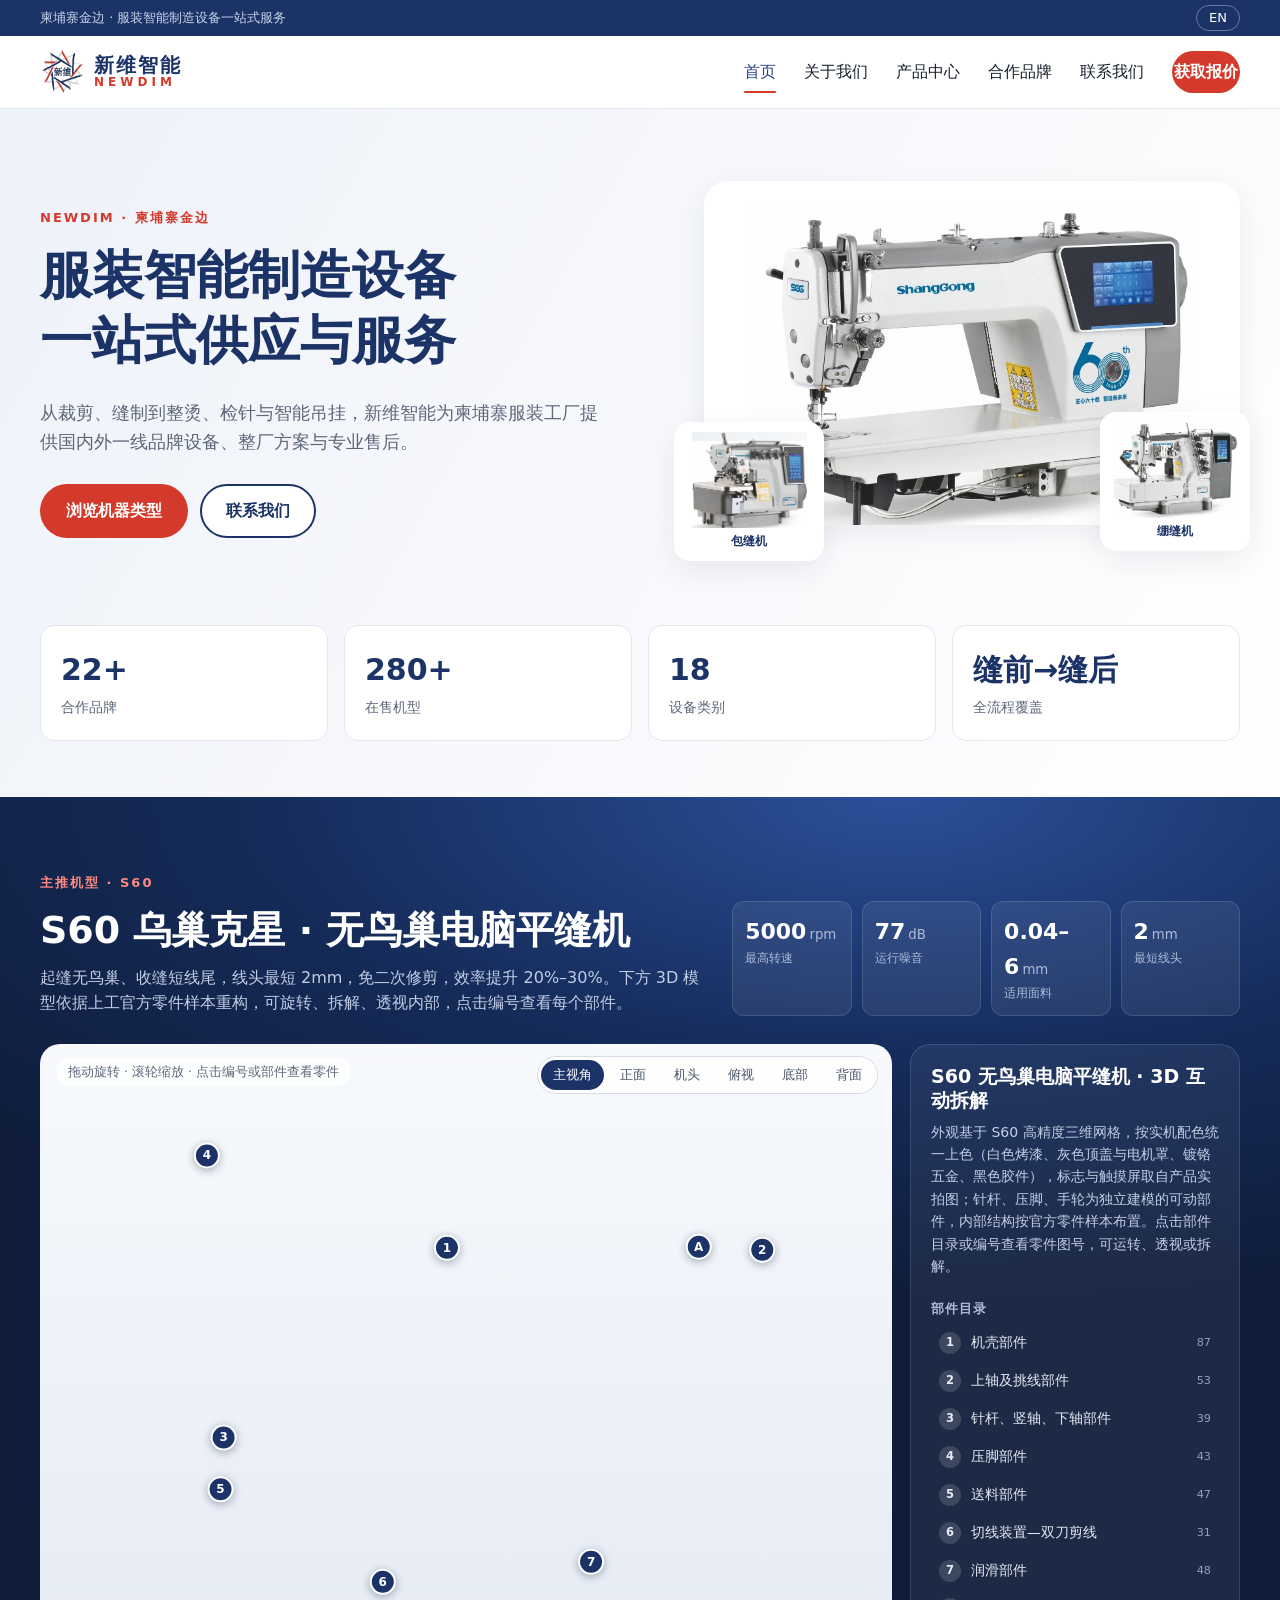
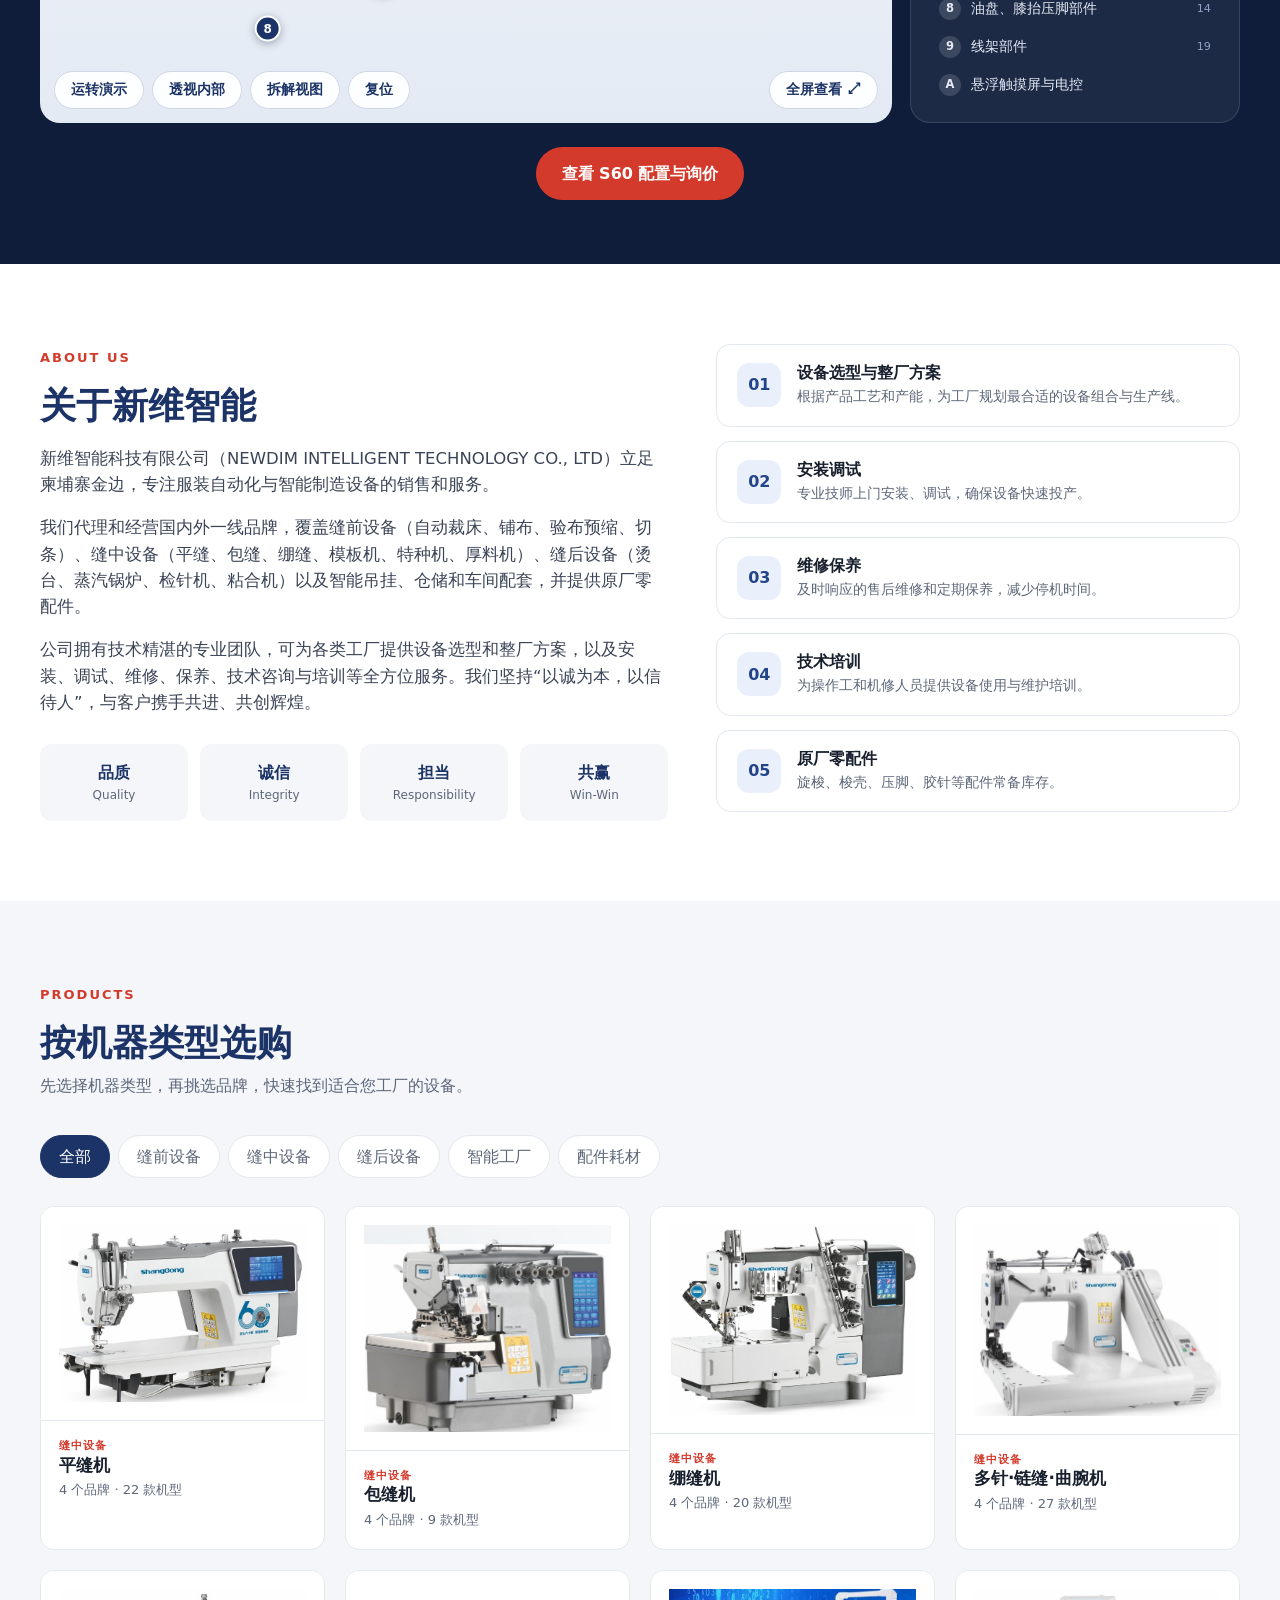
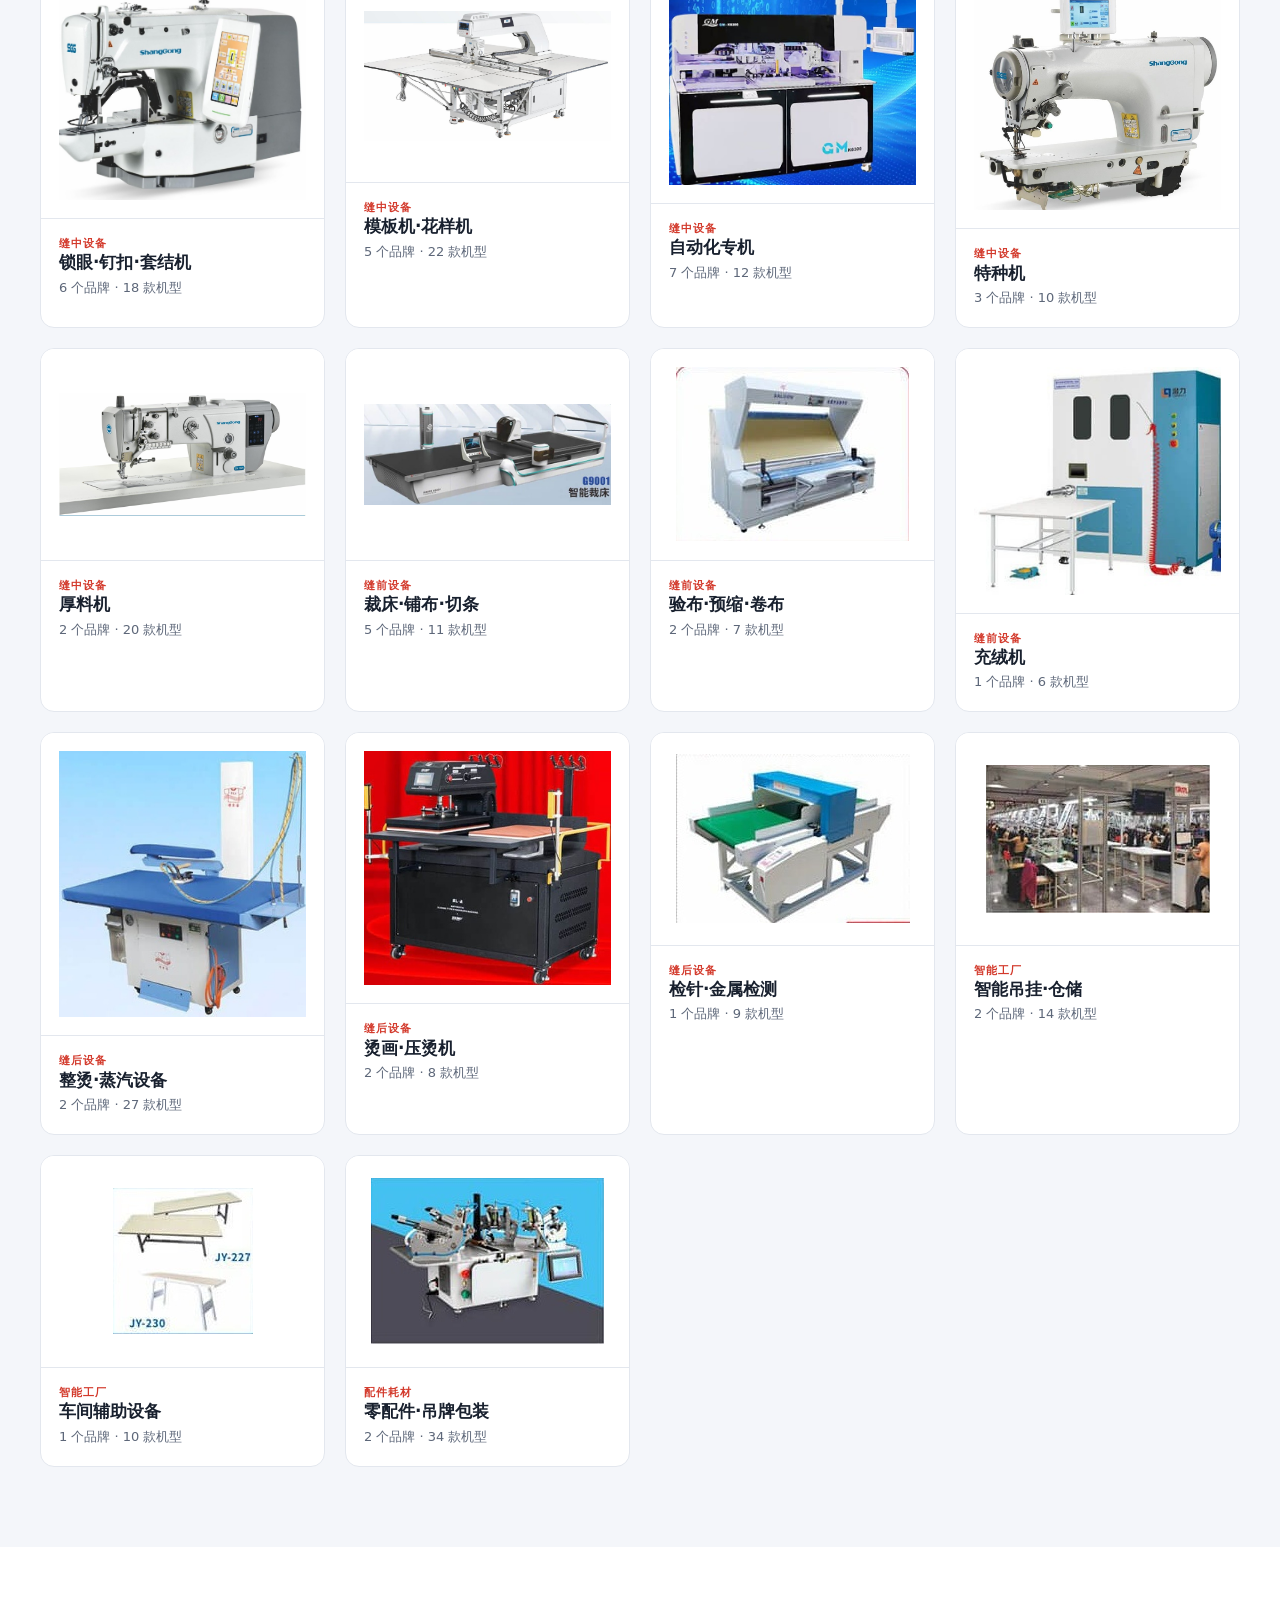
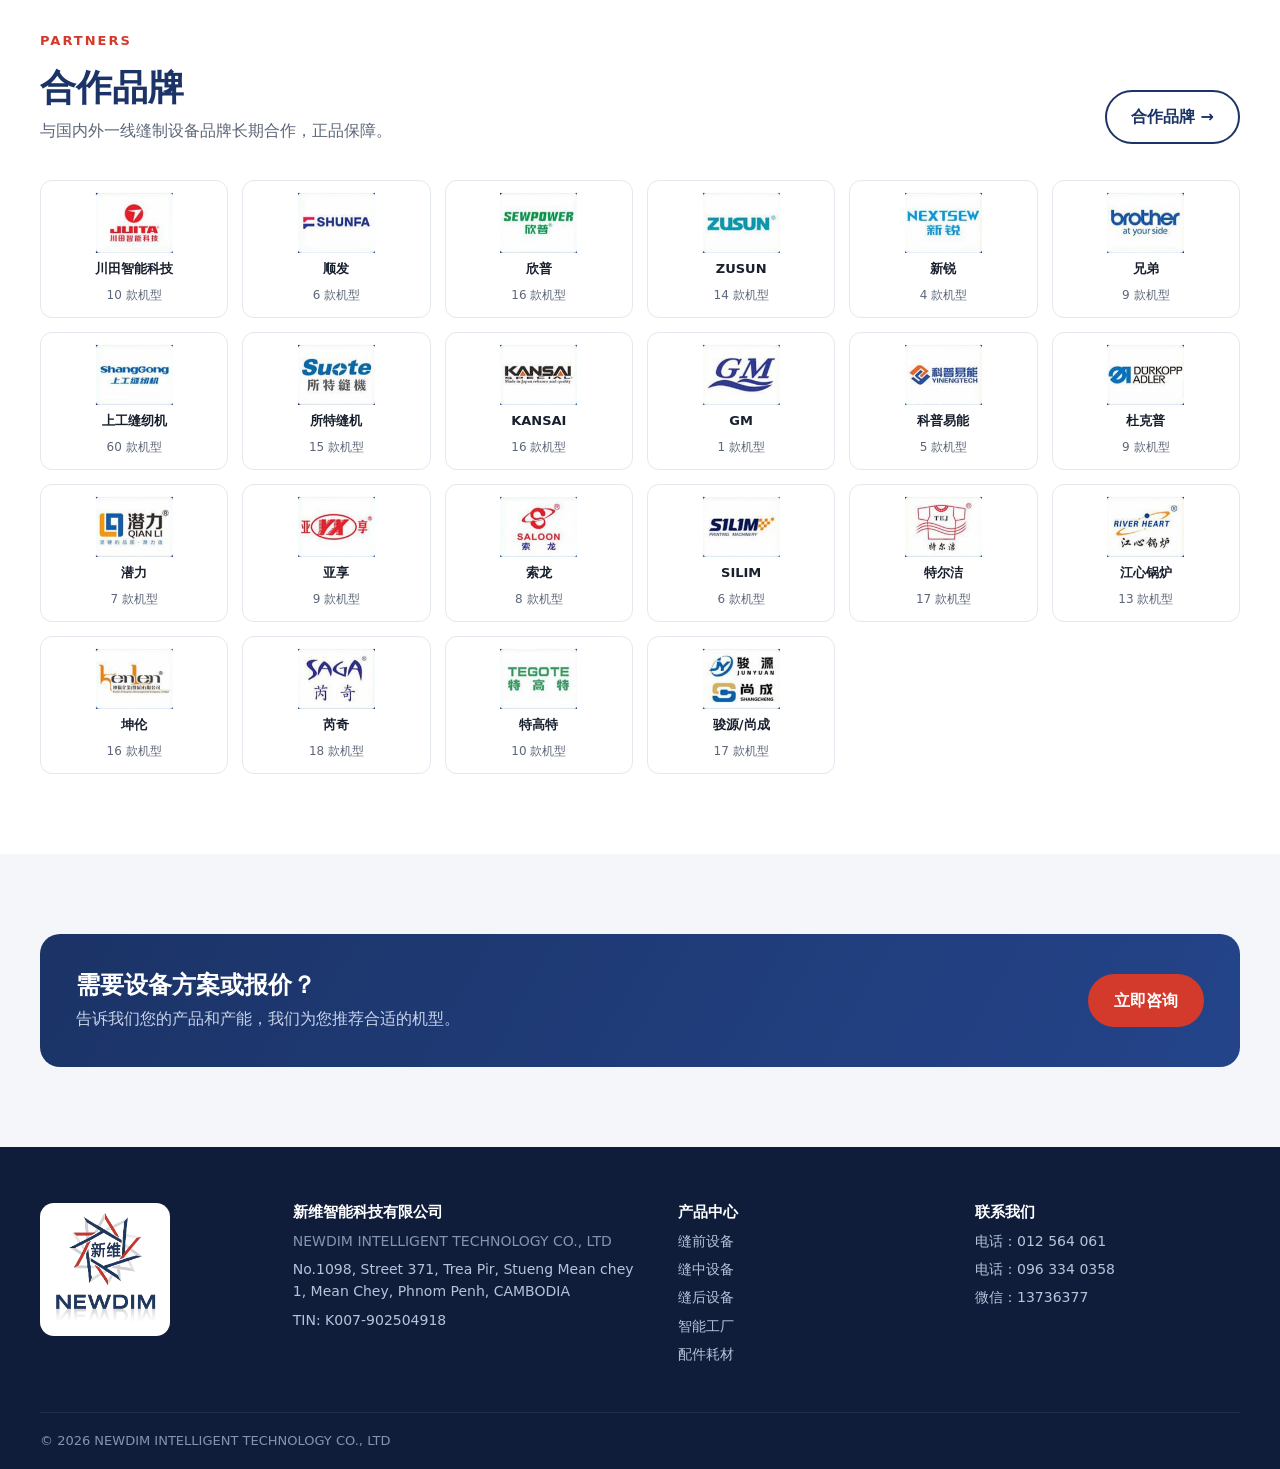
<file: index.html>
<!doctype html>
<html lang="zh-CN">
<head>
<meta charset="utf-8">
<meta name="viewport" content="width=device-width, initial-scale=1">
<title>新维智能 NEWDIM | 服装智能制造设备</title>
<meta name="description" content="新维智能科技有限公司（NEWDIM INTELLIGENT TECHNOLOGY CO., LTD），位于柬埔寨金边，提供缝前、缝中、缝后及智能工厂全套服装设备与服务。">
<link rel="icon" href="assets/favicon.png">
<link rel="stylesheet" href="styles.css">
</head>
<body>
<div class="topbar">
  <div class="wrap topbar-in">
    <span data-i18n="topbar"></span>
    <button class="lang" id="lang" type="button">EN</button>
  </div>
</div>
<header class="header">
  <div class="wrap header-in">
    <a href="#/" class="brand">
      <img src="assets/logo-mark.png" alt="" width="44" height="44">
      <span class="brand-text"><b>新维智能</b><small>NEWDIM</small></span>
    </a>
    <button class="menu-btn" id="menuBtn" type="button" aria-label="Menu"><span></span><span></span><span></span></button>
    <nav class="nav" id="nav">
      <a href="#/" data-i18n="nav_home"></a>
      <a href="#/about" data-i18n="nav_about"></a>
      <a href="#/products" data-i18n="nav_products"></a>
      <a href="#/brands" data-i18n="nav_brands"></a>
      <a href="#/contact" data-i18n="nav_contact"></a>
      <a href="#/contact" class="btn btn-red nav-cta" data-i18n="quote"></a>
    </nav>
  </div>
</header>

<main id="app"></main>

<footer class="footer">
  <div class="wrap footer-in">
    <div>
      <img src="assets/logo.png" alt="NEWDIM" class="footer-logo">
    </div>
    <div>
      <h4 data-i18n="company"></h4>
      <p class="muted">NEWDIM INTELLIGENT TECHNOLOGY CO., LTD</p>
      <p id="footAddr"></p>
      <p>TIN: K007-902504918</p>
    </div>
    <div>
      <h4 data-i18n="nav_products"></h4>
      <ul class="foot-links" id="footCats"></ul>
    </div>
    <div>
      <h4 data-i18n="nav_contact"></h4>
      <ul class="foot-links" id="footContact"></ul>
    </div>
  </div>
  <div class="wrap copyright">© <span id="year"></span> NEWDIM INTELLIGENT TECHNOLOGY CO., LTD</div>
</footer>

<script src="data.js"></script>
<script src="app.js"></script>
</body>
</html>
</file>
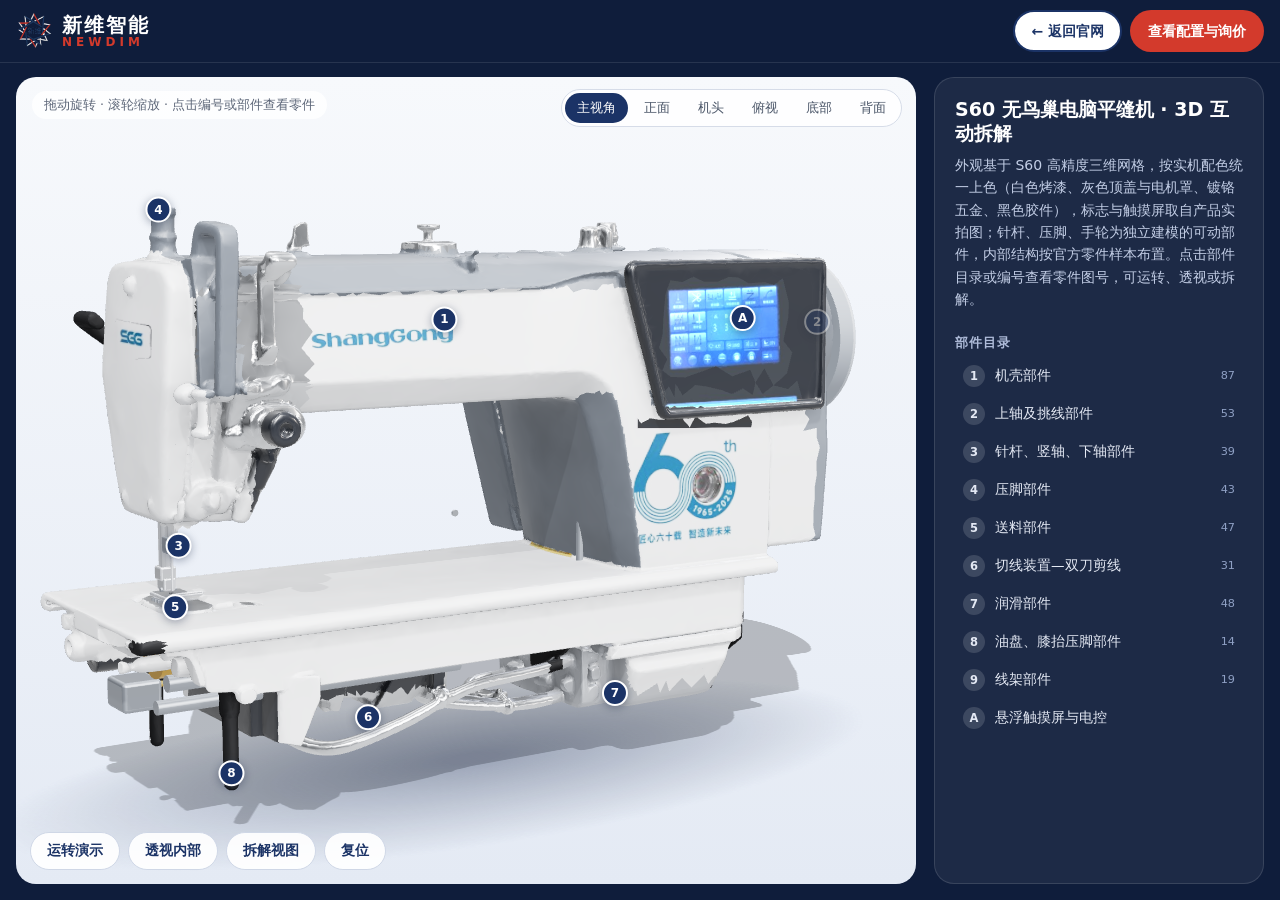
<file: s60.html>
<!doctype html>
<html lang="zh-CN">
<head>
<meta charset="utf-8">
<meta name="viewport" content="width=device-width, initial-scale=1">
<title>S60 3D 展示 | 新维智能 NEWDIM</title>
<meta name="description" content="上工 S60 无鸟巢电脑平缝机 3D 互动模型：旋转、透视内部、拆解查看各部件与零件图号。">
<link rel="icon" href="assets/favicon.png">
<link rel="stylesheet" href="styles.css">
<style>
  html, body { height: 100%; }
  body { background: #0f1d3b; color: #fff; display: flex; flex-direction: column; }
  .viewer-bar { display: flex; align-items: center; justify-content: space-between; gap: 12px; padding: 10px 16px; background: #0f1d3b; border-bottom: 1px solid rgba(255,255,255,.1); }
  .viewer-bar a.brand b { color: #fff; }
  .viewer-bar .right { display: flex; gap: 8px; align-items: center; }
  .viewer-bar .btn { padding: 8px 16px; font-size: 14px; }
  .viewer-main { flex: 1; min-height: 0; padding: 14px 16px 16px; }
  .viewer-main .s60 { height: 100%; min-height: 0; }
  .viewer-main .s60-stage { min-height: 0; height: 100%; }
  .ref-overlay { position: absolute; inset: 0; background: url(assets/s60-ref.png) center / contain no-repeat; opacity: .45; pointer-events: none; display: none; }
  .ref-on .ref-overlay { display: block; }
  @media (max-width: 1024px) { .viewer-main .s60-stage { height: 62vh; } .viewer-main .s60 { height: auto; } }
</style>

</head>
<body>
  <header class="viewer-bar">
    <a href="index.html#/" class="brand"><img src="assets/logo-mark.png" alt="" width="36" height="36"><span class="brand-text"><b>新维智能</b><small>NEWDIM</small></span></a>
    <div class="right">
      <a class="btn btn-line" id="back" href="index.html#/">← 返回官网</a>
      <a class="btn btn-red" id="buy" href="index.html#/g/lockstitch/shanggong/shanggong-s60pm-w-pbn">查看配置与询价</a>
    </div>
  </header>
  <main class="viewer-main"><div class="s60" id="s60"></div></main>
<script src="s60-3d.bundle.js"></script>
<script>
  const mount = window.NEWDIM_S60.mount;
  let lang = "zh";
  try { lang = localStorage.getItem("newdim-lang") || "zh"; } catch (e) {}
  if (lang === "en") {
    document.documentElement.lang = "en";
    document.getElementById("back").textContent = "← Back to site";
    document.getElementById("buy").textContent = "Configure & Get a Quote";
  }
  const q = new URLSearchParams(location.search);
  const debug = q.has("debug");
  const api = mount(document.getElementById("s60"), lang, { debug, embedded: q.has("embedded") });
  if (debug) {
    // 对照模式：?debug 打开；按 R 叠加/取消产品实拍图
    window.s60 = api;
    const st = document.querySelector(".s60-stage");
    st.insertAdjacentHTML("beforeend", '<div class="ref-overlay"></div>');
    if (q.has("ref")) st.classList.add("ref-on");
    addEventListener("keydown", e => { if (e.key === "r") st.classList.toggle("ref-on"); });
  }
</script>
</body>
</html>
</file>
<file: styles.css>
:root {
  --navy: #1b3366;
  --navy-2: #24448a;
  --red: #d33a2c;
  --ink: #18202e;
  --muted: #5d6779;
  --line: #e3e7ee;
  --bg: #f4f6fa;
  --white: #fff;
  --radius: 14px;
  --shadow: 0 10px 30px rgba(20, 35, 70, .08);
  --font: "Inter", "Segoe UI", "PingFang SC", "Microsoft YaHei", "Noto Sans SC", system-ui, sans-serif;
}
* { box-sizing: border-box; }
html { scroll-behavior: smooth; }
body { margin: 0; font-family: var(--font); color: var(--ink); background: var(--white); line-height: 1.6; -webkit-font-smoothing: antialiased; }
img { max-width: 100%; display: block; }
a { color: inherit; text-decoration: none; }
h1, h2, h3, h4 { line-height: 1.25; margin: 0 0 .5em; }
p { margin: 0 0 1em; }
.wrap { width: min(1200px, 100% - 32px); margin-inline: auto; }
.muted { color: var(--muted); }

/* 顶栏 + 导航 */
.topbar { background: var(--navy); color: #c9d4ea; font-size: 13px; }
.topbar-in { display: flex; justify-content: space-between; align-items: center; gap: 12px; min-height: 36px; }
.topbar-in span { overflow: hidden; text-overflow: ellipsis; white-space: nowrap; }
.lang { background: transparent; border: 1px solid rgba(255,255,255,.35); color: #fff; border-radius: 99px; padding: 2px 12px; font: inherit; cursor: pointer; flex: none; }
.lang:hover { background: rgba(255,255,255,.12); }
.header { position: sticky; top: 0; z-index: 50; background: rgba(255,255,255,.96); backdrop-filter: blur(8px); border-bottom: 1px solid var(--line); }
.header-in { display: flex; align-items: center; justify-content: space-between; min-height: 72px; }
.brand { display: flex; align-items: center; gap: 10px; }
.brand-text { display: flex; flex-direction: column; line-height: 1.1; }
.brand-text b { font-size: 20px; color: var(--navy); letter-spacing: 2px; }
.brand-text small { font-size: 12px; font-weight: 700; letter-spacing: 4px; color: var(--red); }
.nav { display: flex; align-items: center; gap: 28px; font-weight: 500; }
.nav a { position: relative; padding: 6px 0; }
.nav a:not(.btn).active, .nav a:not(.btn):hover { color: var(--navy-2); }
.nav a:not(.btn).active::after { content: ""; position: absolute; left: 0; right: 0; bottom: -2px; height: 2px; background: var(--red); border-radius: 2px; }
.menu-btn { display: none; background: none; border: 0; padding: 8px; cursor: pointer; }
.menu-btn span { display: block; width: 22px; height: 2px; background: var(--ink); margin: 5px 0; }

/* 按钮 */
.btn { display: inline-flex; align-items: center; justify-content: center; gap: 8px; padding: 12px 24px; border-radius: 99px; font-weight: 600; border: 2px solid transparent; transition: .2s; cursor: pointer; font: inherit; font-weight: 600; }
.btn-red { background: var(--red); color: #fff; }
.btn-red:hover { background: #b92e22; }
.btn-line { border-color: var(--navy); color: var(--navy); background: #fff; }
.btn-line:hover { background: var(--navy); color: #fff; }
.nav-cta { padding: 9px 20px; }

/* 首屏 */
.hero { background: linear-gradient(120deg, #eef2f9 0%, #f8f9fc 55%, #fff 100%); overflow: hidden; }
.hero-in { display: grid; grid-template-columns: 1.05fr 1fr; gap: 40px; align-items: center; padding: 72px 0 64px; }
.eyebrow { display: inline-block; font-size: 13px; font-weight: 700; letter-spacing: 2px; color: var(--red); text-transform: uppercase; margin-bottom: 14px; }
.hero h1 { font-size: clamp(32px, 4.4vw, 52px); color: var(--navy); font-weight: 800; }
.hero p.lead { font-size: 18px; color: var(--muted); max-width: 560px; }
.hero-cta { display: flex; flex-wrap: wrap; gap: 12px; margin-top: 28px; }
.hero-art { position: relative; min-height: 380px; }
.hero-art .main { position: absolute; inset: 0 0 40px 30px; background: #fff; border-radius: 24px; box-shadow: var(--shadow); display: grid; place-items: center; padding: 24px; }
.hero-art .main img { max-height: 320px; object-fit: contain; }
.hero-art .chip { position: absolute; background: #fff; border-radius: 16px; box-shadow: var(--shadow); padding: 10px; width: 150px; }
.hero-art .chip img { height: 96px; width: 100%; object-fit: contain; }
.hero-art .chip span { display: block; font-size: 12px; font-weight: 600; color: var(--navy); text-align: center; margin-top: 4px; }
.hero-art .c1 { left: 0; bottom: 0; }
.hero-art .c2 { right: -10px; bottom: 10px; }
.stats { display: grid; grid-template-columns: repeat(4, 1fr); gap: 16px; padding-bottom: 56px; }
.stat { background: #fff; border: 1px solid var(--line); border-radius: var(--radius); padding: 20px; }
.stat b { display: block; font-size: 30px; color: var(--navy); font-weight: 800; }
.stat span { color: var(--muted); font-size: 14px; }

/* 通用区块 */
.section { padding: 80px 0; }
.section.alt { background: var(--bg); }
.sec-head { display: flex; justify-content: space-between; align-items: end; gap: 20px; margin-bottom: 36px; flex-wrap: wrap; }
.sec-head h2 { font-size: clamp(26px, 3vw, 36px); color: var(--navy); margin: 0; }
.sec-head p { margin: 8px 0 0; color: var(--muted); max-width: 640px; }

/* 关于 */
.about { display: grid; grid-template-columns: 1.2fr 1fr; gap: 48px; align-items: start; }
.about-text p { font-size: 16.5px; color: #3b4456; }
.values { display: grid; grid-template-columns: repeat(4, 1fr); gap: 12px; margin-top: 28px; }
.values div { background: var(--bg); border-radius: 12px; padding: 16px 10px; text-align: center; font-weight: 700; color: var(--navy); }
.values div small { display: block; font-weight: 500; color: var(--muted); font-size: 12px; }
.services { display: grid; gap: 14px; }
.service { display: flex; gap: 16px; padding: 18px 20px; border: 1px solid var(--line); border-radius: var(--radius); background: #fff; }
.service i { flex: none; width: 44px; height: 44px; border-radius: 12px; background: #eaf0fb; color: var(--navy-2); display: grid; place-items: center; font-style: normal; font-weight: 800; }
.service h4 { margin: 0 0 2px; font-size: 16px; }
.service p { margin: 0; color: var(--muted); font-size: 14px; }

/* 阶段筛选 + 类型卡片 */
.stage-tabs { display: flex; flex-wrap: wrap; gap: 8px; margin-bottom: 28px; }
.stage-tabs button { border: 1px solid var(--line); background: #fff; border-radius: 99px; padding: 8px 18px; font: inherit; cursor: pointer; color: var(--muted); }
.stage-tabs button.on { background: var(--navy); border-color: var(--navy); color: #fff; }
.cat-grid { display: grid; grid-template-columns: repeat(4, 1fr); gap: 20px; }
.cat-card { background: #fff; border: 1px solid var(--line); border-radius: var(--radius); overflow: hidden; transition: .25s; display: flex; flex-direction: column; }
.cat-card:hover { transform: translateY(-4px); box-shadow: var(--shadow); border-color: transparent; }
.cat-card .pic { aspect-ratio: 4 / 3; background: #fff; display: grid; place-items: center; padding: 18px; border-bottom: 1px solid var(--line); }
.cat-card .pic img { max-height: 100%; object-fit: contain; }
.cat-card .body { padding: 16px 18px 18px; }
.cat-card h3 { font-size: 17px; margin: 0 0 4px; }
.cat-card .meta { font-size: 13px; color: var(--muted); }
.cat-card .tag { font-size: 11px; font-weight: 700; letter-spacing: 1px; color: var(--red); text-transform: uppercase; }

/* 品牌墙 */
.brand-wall { display: grid; grid-template-columns: repeat(6, 1fr); gap: 14px; }
.brand-tile { background: #fff; border: 1px solid var(--line); border-radius: 12px; padding: 12px; display: flex; flex-direction: column; align-items: center; gap: 6px; transition: .2s; text-align: center; }
.brand-tile:hover { box-shadow: var(--shadow); border-color: transparent; }
.brand-tile img { height: 60px; object-fit: contain; mix-blend-mode: multiply; }
.brand-tile span { font-size: 13px; font-weight: 600; }
.brand-tile small { font-size: 12px; color: var(--muted); }

/* 页面头 */
.page-head { background: linear-gradient(120deg, var(--navy) 0%, var(--navy-2) 100%); color: #fff; padding: 44px 0 40px; }
.page-head h1 { font-size: clamp(26px, 3.4vw, 40px); margin: 6px 0 6px; }
.page-head p { color: #c9d4ea; margin: 0; }
.crumbs { font-size: 13px; color: #aebbd8; }
.crumbs a:hover { color: #fff; }

/* 品牌选择 */
.picker { background: #fff; border: 1px solid var(--line); border-radius: var(--radius); padding: 20px; margin: -28px 0 32px; position: relative; box-shadow: var(--shadow); }
.picker h3 { font-size: 15px; margin: 0 0 14px; color: var(--navy); }
.picker h3 em { font-style: normal; display: inline-grid; place-items: center; width: 22px; height: 22px; border-radius: 50%; background: var(--red); color: #fff; font-size: 12px; margin-right: 8px; }
.brand-chips { display: flex; flex-wrap: wrap; gap: 10px; }
.brand-chip { display: flex; align-items: center; gap: 10px; border: 1.5px solid var(--line); border-radius: 12px; padding: 6px 14px 6px 6px; background: #fff; cursor: pointer; transition: .15s; font: inherit; }
.brand-chip img { width: 54px; height: 40px; object-fit: contain; mix-blend-mode: multiply; }
.brand-chip .all { width: 54px; height: 40px; display: grid; place-items: center; font-weight: 800; color: var(--navy); background: var(--bg); border-radius: 8px; font-size: 13px; }
.brand-chip b { display: block; font-size: 14px; text-align: left; }
.brand-chip small { display: block; color: var(--muted); font-size: 12px; text-align: left; }
.brand-chip:hover { border-color: var(--navy-2); }
.brand-chip.on { border-color: var(--navy); background: #eef3fc; box-shadow: inset 0 0 0 1px var(--navy); }

/* 产品卡片 */
.result-bar { display: flex; justify-content: space-between; align-items: center; margin-bottom: 16px; color: var(--muted); font-size: 14px; gap: 12px; flex-wrap: wrap; }
.search { border: 1px solid var(--line); border-radius: 99px; padding: 9px 16px; font: inherit; min-width: 240px; }
.prod-grid { display: grid; grid-template-columns: repeat(4, 1fr); gap: 20px; }
.prod { background: #fff; border: 1px solid var(--line); border-radius: var(--radius); overflow: hidden; display: flex; flex-direction: column; transition: .25s; }
.prod:hover { transform: translateY(-4px); box-shadow: var(--shadow); border-color: transparent; }
.prod .pic { aspect-ratio: 1 / 1; display: grid; place-items: center; padding: 16px; background: #fff; }
.prod .pic img { max-height: 100%; object-fit: contain; }
.prod .body { padding: 14px 16px 16px; border-top: 1px solid var(--line); flex: 1; display: flex; flex-direction: column; gap: 4px; }
.prod .bname { font-size: 12px; font-weight: 700; letter-spacing: 1px; color: var(--red); text-transform: uppercase; }
.prod h3 { font-size: 15.5px; margin: 0; }
.prod p { font-size: 13px; color: var(--muted); margin: 0; }
.empty { padding: 60px 0; text-align: center; color: var(--muted); }

/* 产品详情 */
.detail { display: grid; grid-template-columns: 1.1fr 1fr; gap: 48px; padding: 48px 0 24px; }
.detail .gallery { background: #fff; border: 1px solid var(--line); border-radius: 20px; padding: 28px; display: grid; place-items: center; min-height: 420px; position: sticky; top: 96px; align-self: start; }
.detail .gallery img { max-height: 520px; object-fit: contain; }
.detail .brandline { display: flex; align-items: center; gap: 10px; margin-bottom: 8px; }
.detail .brandline img { height: 40px; width: 70px; object-fit: contain; mix-blend-mode: multiply; }
.detail h1 { font-size: clamp(26px, 3vw, 34px); color: var(--navy); margin-bottom: 4px; }
.detail .sub { font-size: 18px; font-weight: 600; margin-bottom: 4px; }
.detail .en { color: var(--muted); margin-bottom: 20px; }
.badge { display: inline-block; background: #eef3fc; color: var(--navy-2); border-radius: 99px; padding: 3px 12px; font-size: 13px; font-weight: 600; }
.box { border: 1px solid var(--line); border-radius: var(--radius); padding: 18px 20px; margin-top: 18px; }
.box h4 { font-size: 15px; color: var(--navy); margin-bottom: 10px; }
.box ul { margin: 0; padding-left: 18px; }
.box li { margin: 4px 0; color: #3b4456; }
.spec-list { display: grid; grid-template-columns: 1fr 1fr; gap: 8px 16px; list-style: none; padding: 0 !important; }
.spec-list li { background: var(--bg); border-radius: 8px; padding: 8px 12px; font-size: 14px; }
.cta-row { display: flex; flex-wrap: wrap; gap: 12px; margin-top: 24px; }

/* 联系 */
.contact { display: grid; grid-template-columns: 1fr 1fr; gap: 32px; }
.contact-card { background: #fff; border: 1px solid var(--line); border-radius: var(--radius); padding: 28px; }
.contact-card dl { display: grid; grid-template-columns: 120px 1fr; gap: 14px 12px; margin: 0; }
.contact-card dt { color: var(--muted); }
.contact-card dd { margin: 0; font-weight: 600; word-break: break-word; }
.cta-band { background: linear-gradient(120deg, var(--navy), var(--navy-2)); color: #fff; border-radius: 20px; padding: 36px; display: flex; justify-content: space-between; align-items: center; gap: 20px; flex-wrap: wrap; }
.cta-band h3 { font-size: 24px; margin: 0 0 6px; }
.cta-band p { margin: 0; color: #c9d4ea; }

/* 商品卡片（同品牌同类型合并） */
.grp-grid { display: grid; grid-template-columns: repeat(4, 1fr); gap: 20px; }
.grp { background: #fff; border: 1px solid var(--line); border-radius: var(--radius); overflow: hidden; display: flex; flex-direction: column; transition: .25s; }
.grp:hover { transform: translateY(-4px); box-shadow: var(--shadow); border-color: transparent; }
.grp .pic { position: relative; aspect-ratio: 1 / 1; display: grid; place-items: center; padding: 18px; background: #fff; }
.grp .pic > img { max-height: 100%; object-fit: contain; }
.grp .thumbs { position: absolute; right: 10px; bottom: 10px; display: flex; gap: 6px; }
.grp .thumbs img { width: 44px; height: 44px; object-fit: contain; background: #fff; border: 1px solid var(--line); border-radius: 8px; padding: 2px; }
.grp .body { padding: 14px 16px 16px; border-top: 1px solid var(--line); display: flex; flex-direction: column; gap: 8px; flex: 1; }
.grp-brand { display: flex; align-items: center; gap: 8px; font-size: 12px; font-weight: 700; color: var(--red); letter-spacing: .5px; text-transform: uppercase; }
.grp-brand img { width: 40px; height: 24px; object-fit: contain; mix-blend-mode: multiply; }
.grp h3 { font-size: 16px; margin: 0; }
.tags { display: flex; flex-wrap: wrap; gap: 5px; }
.tags span { font-size: 11.5px; background: var(--bg); color: var(--muted); border-radius: 6px; padding: 2px 7px; }
.grp-foot { margin-top: auto; display: flex; justify-content: space-between; align-items: center; font-size: 13px; color: var(--muted); padding-top: 6px; }
.grp-foot b { color: var(--navy); font-size: 16px; }
.grp-foot .go { color: var(--navy-2); font-weight: 600; }

/* 商品页（选型号、选配置） */
.buy { display: grid; grid-template-columns: 1fr 1.1fr; gap: 44px; padding: 36px 0 12px; }
.buy .gallery { background: #fff; border: 1px solid var(--line); border-radius: 20px; padding: 28px; display: grid; place-items: center; aspect-ratio: 1 / 1; position: sticky; top: 96px; align-self: start; }
.buy .gallery img { max-height: 100%; object-fit: contain; }
.buy-info h1 { font-size: clamp(22px, 2.4vw, 28px); color: var(--ink); margin: 6px 0 4px; }
.buy-info .en { color: var(--muted); font-size: 14px; }
.brandline { display: flex; align-items: center; gap: 10px; }
.brandline img { height: 34px; width: 60px; object-fit: contain; mix-blend-mode: multiply; }
.price { display: flex; align-items: baseline; flex-wrap: wrap; gap: 6px 14px; background: linear-gradient(90deg, #fff1ee, #fff8f6); border-radius: 12px; padding: 14px 18px; margin: 18px 0 8px; }
.price-k { color: var(--muted); font-size: 14px; }
.price b { color: var(--red); font-size: 26px; }
.price small { color: #9a5a52; font-size: 13px; }
.opt-row { display: grid; grid-template-columns: 72px 1fr; gap: 12px; padding: 12px 0; border-bottom: 1px dashed var(--line); align-items: start; }
.opt-label { color: var(--muted); font-size: 14px; padding-top: 7px; }
.opt-vals { display: flex; flex-wrap: wrap; gap: 8px; }
.opt { border: 1.5px solid var(--line); background: #fff; border-radius: 8px; padding: 6px 12px; font: inherit; font-size: 14px; cursor: pointer; text-align: left; line-height: 1.3; transition: .15s; }
.opt small { display: block; color: var(--muted); font-size: 11.5px; }
.opt:hover, .sw-chip:hover { border-color: var(--navy-2); }
.opt.on, .sw-chip.on { border-color: var(--red); background: #fff5f3; box-shadow: inset 0 0 0 1px var(--red); }
.sw { max-height: 280px; overflow: auto; padding: 2px; }
.sw-chip { display: flex; align-items: center; gap: 8px; border: 1.5px solid var(--line); border-radius: 8px; padding: 4px 10px 4px 4px; font-size: 13.5px; background: #fff; transition: .15s; }
.sw-chip img { width: 38px; height: 38px; object-fit: contain; }
.picked { border-bottom: 0; align-items: center; }
.picked .opt-label { padding-top: 0; }
.sku { font-size: 18px; color: var(--navy); }
.spec-wrap { display: grid; grid-template-columns: 1fr 1fr; gap: 0 24px; padding-bottom: 48px; }
.spec-wrap .box:only-child { grid-column: 1 / -1; }
.asking { background: #fff5f3; border: 1px solid #f3cfc9; color: var(--ink); border-radius: 12px; padding: 14px 18px; margin-bottom: 20px; }
.asking b { color: var(--red); }

/* 首页 S60 3D 展示 */
.s60-sec { background: radial-gradient(1200px 500px at 70% 0%, #2b4f99 0%, #142a57 55%, #0f1d3b 100%); color: #fff; padding: 72px 0 64px; }
.s60-head { display: grid; grid-template-columns: 1.3fr 1fr; gap: 32px; align-items: end; margin-bottom: 28px; }
.s60-head .eyebrow { color: #ff8a7d; }
.s60-head h2 { font-size: clamp(26px, 3vw, 38px); margin: 0 0 10px; }
.s60-head p { color: #c3cee6; margin: 0; }
.s60-kpis { display: grid; grid-template-columns: repeat(4, 1fr); gap: 10px; }
.s60-kpis div { background: rgba(255,255,255,.07); border: 1px solid rgba(255,255,255,.12); border-radius: 12px; padding: 12px; }
.s60-kpis b { font-size: 22px; }
.s60-kpis small { margin-left: 3px; color: #aebbd8; }
.s60-kpis span { display: block; font-size: 12px; color: #aebbd8; }
.s60 { display: grid; grid-template-columns: 1fr 330px; gap: 18px; min-height: 560px; }
.s60-loading { grid-column: 1 / -1; display: grid; place-items: center; background: linear-gradient(180deg, #f7f9fc, #e7ecf5); border-radius: 20px; }
.s60-loading img { max-height: 420px; object-fit: contain; }
.s60-stage { position: relative; border-radius: 20px; overflow: hidden; background: linear-gradient(180deg, #f7f9fc 0%, #e4eaf4 100%); min-height: 560px; }
.s60-canvas { position: absolute; inset: 0; width: 100%; height: 100%; display: block; cursor: grab; touch-action: none; }
.s60-canvas:active { cursor: grabbing; }
.s60-marks { position: absolute; inset: 0; pointer-events: none; }
.s60-mark { position: absolute; left: 0; top: 0; width: 26px; height: 26px; border-radius: 50%; border: 2px solid #fff; background: var(--navy); color: #fff; font: 700 12px/22px var(--font); text-align: center; padding: 0; cursor: pointer; pointer-events: auto; box-shadow: 0 2px 8px rgba(15,29,59,.35); transition: background .15s, transform .05s linear; }
.s60-mark:hover, .s60-mark.on { background: var(--red); }
.s60-mark.behind:not(.on):not(:hover) { opacity: .35; }
.s60-hint { position: absolute; left: 16px; top: 14px; font-size: 12.5px; color: #5d6779; background: rgba(255,255,255,.8); border-radius: 99px; padding: 4px 12px; pointer-events: none; }
.s60-tools { position: absolute; left: 14px; bottom: 14px; right: 14px; display: flex; flex-wrap: wrap; gap: 8px; }
.s60-tools button { border: 1px solid #cfd7e6; background: rgba(255,255,255,.92); color: var(--navy); border-radius: 99px; padding: 7px 16px; font: inherit; font-size: 13.5px; font-weight: 600; cursor: pointer; }
.s60-tools button.on { background: var(--navy); border-color: var(--navy); color: #fff; }
.s60-views { position: absolute; right: 14px; top: 12px; display: flex; flex-wrap: wrap; justify-content: flex-end; gap: 4px; background: rgba(255,255,255,.85); border: 1px solid #d6dce8; border-radius: 99px; padding: 3px; max-width: calc(100% - 28px); }
.s60-views button { border: 0; background: transparent; color: #4a5568; border-radius: 99px; padding: 5px 12px; font: inherit; font-size: 12.5px; cursor: pointer; }
.s60-views button.on { background: var(--navy); color: #fff; }
.s60-full { margin-left: auto; border: 1px solid #cfd7e6; background: rgba(255,255,255,.92); color: var(--navy); border-radius: 99px; padding: 7px 16px; font-size: 13.5px; font-weight: 600; }
.s60-full:hover { background: #fff; }
.s60-loading-bar { position: absolute; inset: 0; display: grid; place-content: center; justify-items: center; gap: 10px; color: var(--navy); font-size: 14px; font-weight: 600; pointer-events: none; }
.s60-loading-bar i { display: block; width: 180px; height: 4px; border-radius: 4px; background: #d7deea; overflow: hidden; }
.s60-loading-bar b { display: block; width: 0; height: 100%; background: var(--red); transition: width .2s; }
.s60-toast { position: absolute; left: 50%; top: 18px; transform: translateX(-50%); background: var(--red); color: #fff; font-weight: 700; padding: 8px 18px; border-radius: 99px; box-shadow: 0 6px 18px rgba(211,58,44,.35); }
.s60-info { background: rgba(255,255,255,.06); border: 1px solid rgba(255,255,255,.12); border-radius: 20px; padding: 20px; display: flex; flex-direction: column; min-width: 0; }
.s60-detail { min-height: 190px; }
.s60-detail h3 { font-size: 19px; margin: 0 0 6px; }
.s60-detail p { color: #c3cee6; font-size: 14px; margin: 8px 0; }
.s60-detail h5 { margin: 12px 0 6px; font-size: 13px; color: #ff8a7d; letter-spacing: 1px; }
.s60-detail ul { list-style: none; padding: 0; margin: 0; font-size: 13px; }
.s60-detail li { display: flex; justify-content: space-between; gap: 10px; padding: 4px 0; border-bottom: 1px dashed rgba(255,255,255,.12); }
.s60-detail code { color: #aebbd8; font-size: 12px; white-space: nowrap; }
.s60-no { display: inline-grid; place-items: center; width: 30px; height: 30px; border-radius: 50%; background: var(--red); font-weight: 800; margin-bottom: 6px; }
.s60-meta { font-size: 12.5px; color: #aebbd8; }
.s60-info h4 { font-size: 13px; color: #aebbd8; margin: 16px 0 8px; font-weight: 600; letter-spacing: 1px; }
.s60-list { list-style: none; margin: 0; padding: 0; display: grid; gap: 4px; }
.s60-list button { width: 100%; display: flex; align-items: center; gap: 10px; background: transparent; border: 0; color: #e4e9f4; font: inherit; font-size: 13.5px; text-align: left; padding: 6px 8px; border-radius: 8px; cursor: pointer; }
.s60-list button:hover { background: rgba(255,255,255,.08); }
.s60-list button.on { background: rgba(211,58,44,.25); }
.s60-list b { flex: none; width: 22px; height: 22px; border-radius: 50%; background: rgba(255,255,255,.14); display: grid; place-items: center; font-size: 11.5px; }
.s60-list span { flex: 1; }
.s60-list small { color: #8fa0c4; }
.s60-cta { margin-top: 24px; text-align: center; }

/* 页脚 */
.footer { background: #0f1d3b; color: #b8c3da; padding: 56px 0 0; margin-top: 0; }
.footer-in { display: grid; grid-template-columns: 1fr 1.6fr 1.2fr 1.2fr; gap: 32px; }
.footer h4 { color: #fff; font-size: 15px; }
.footer p { font-size: 14px; margin: 0 0 6px; }
.footer .muted { color: #8794b0; }
.footer-logo { width: 130px; background: #fff; border-radius: 14px; padding: 10px; }
.foot-links { list-style: none; padding: 0; margin: 0; font-size: 14px; }
.foot-links li { margin: 6px 0; }
.foot-links a:hover { color: #fff; }
.copyright { border-top: 1px solid rgba(255,255,255,.08); margin-top: 40px; padding: 18px 0; font-size: 13px; color: #8794b0; }

@media (max-width: 1024px) {
  .cat-grid, .prod-grid, .grp-grid { grid-template-columns: repeat(3, 1fr); }
  .s60 { grid-template-columns: 1fr; }
  .s60-head { grid-template-columns: 1fr; }
  .brand-wall { grid-template-columns: repeat(4, 1fr); }
  .footer-in { grid-template-columns: 1fr 1fr; }
}
@media (max-width: 860px) {
  .menu-btn { display: block; }
  .nav { position: absolute; top: 100%; left: 0; right: 0; background: #fff; flex-direction: column; align-items: stretch; gap: 0; padding: 8px 16px 16px; border-bottom: 1px solid var(--line); display: none; }
  .nav.open { display: flex; }
  .nav a { padding: 12px 0; border-bottom: 1px solid var(--line); }
  .nav a.active::after { display: none; }
  .nav-cta { margin-top: 12px; border-bottom: 0 !important; }
  .hero-in, .about, .detail, .contact, .buy, .spec-wrap { grid-template-columns: 1fr; }
  .buy .gallery { position: static; aspect-ratio: 4 / 3; }
  .hero-in { padding: 44px 0; }
  .hero-art { min-height: 300px; }
  .stats { grid-template-columns: repeat(2, 1fr); }
  .detail .gallery { position: static; min-height: 0; }
}
@media (max-width: 600px) {
  .cat-grid, .prod-grid, .grp-grid { grid-template-columns: repeat(2, 1fr); gap: 12px; }
  .grp .thumbs img { width: 30px; height: 30px; }
  .grp h3 { font-size: 14px; }
  .s60-kpis { grid-template-columns: repeat(2, 1fr); }
  .s60-stage, .s60 { min-height: 440px; }
  .s60-hint { display: none; }
  .s60-tools button { padding: 6px 12px; font-size: 12.5px; }
  .opt-row { grid-template-columns: 1fr; gap: 6px; }
  .opt-label { padding-top: 0; }
  .brand-wall { grid-template-columns: repeat(3, 1fr); }
  .values { grid-template-columns: repeat(2, 1fr); }
  .spec-list { grid-template-columns: 1fr; }
  .section { padding: 56px 0; }
  .hero-art .chip { width: 110px; }
  .hero-art .chip img { height: 70px; }
  .footer-in { grid-template-columns: 1fr; }
  .search { min-width: 0; width: 100%; }
  .contact-card dl { grid-template-columns: 1fr; gap: 2px; }
  .contact-card dd { margin-bottom: 10px; }
  .prod h3 { font-size: 14px; }
  .picker { padding: 16px 12px; }
  .brand-chips { display: grid; grid-template-columns: 1fr 1fr; gap: 8px; }
  .brand-chip { padding: 6px 8px 6px 6px; gap: 8px; min-width: 0; }
  .brand-chip img, .brand-chip .all { width: 40px; height: 30px; flex: none; }
  .brand-chip b { font-size: 13px; white-space: nowrap; overflow: hidden; text-overflow: ellipsis; }
  .brand-chip > span:last-child { min-width: 0; }
}
</file>
